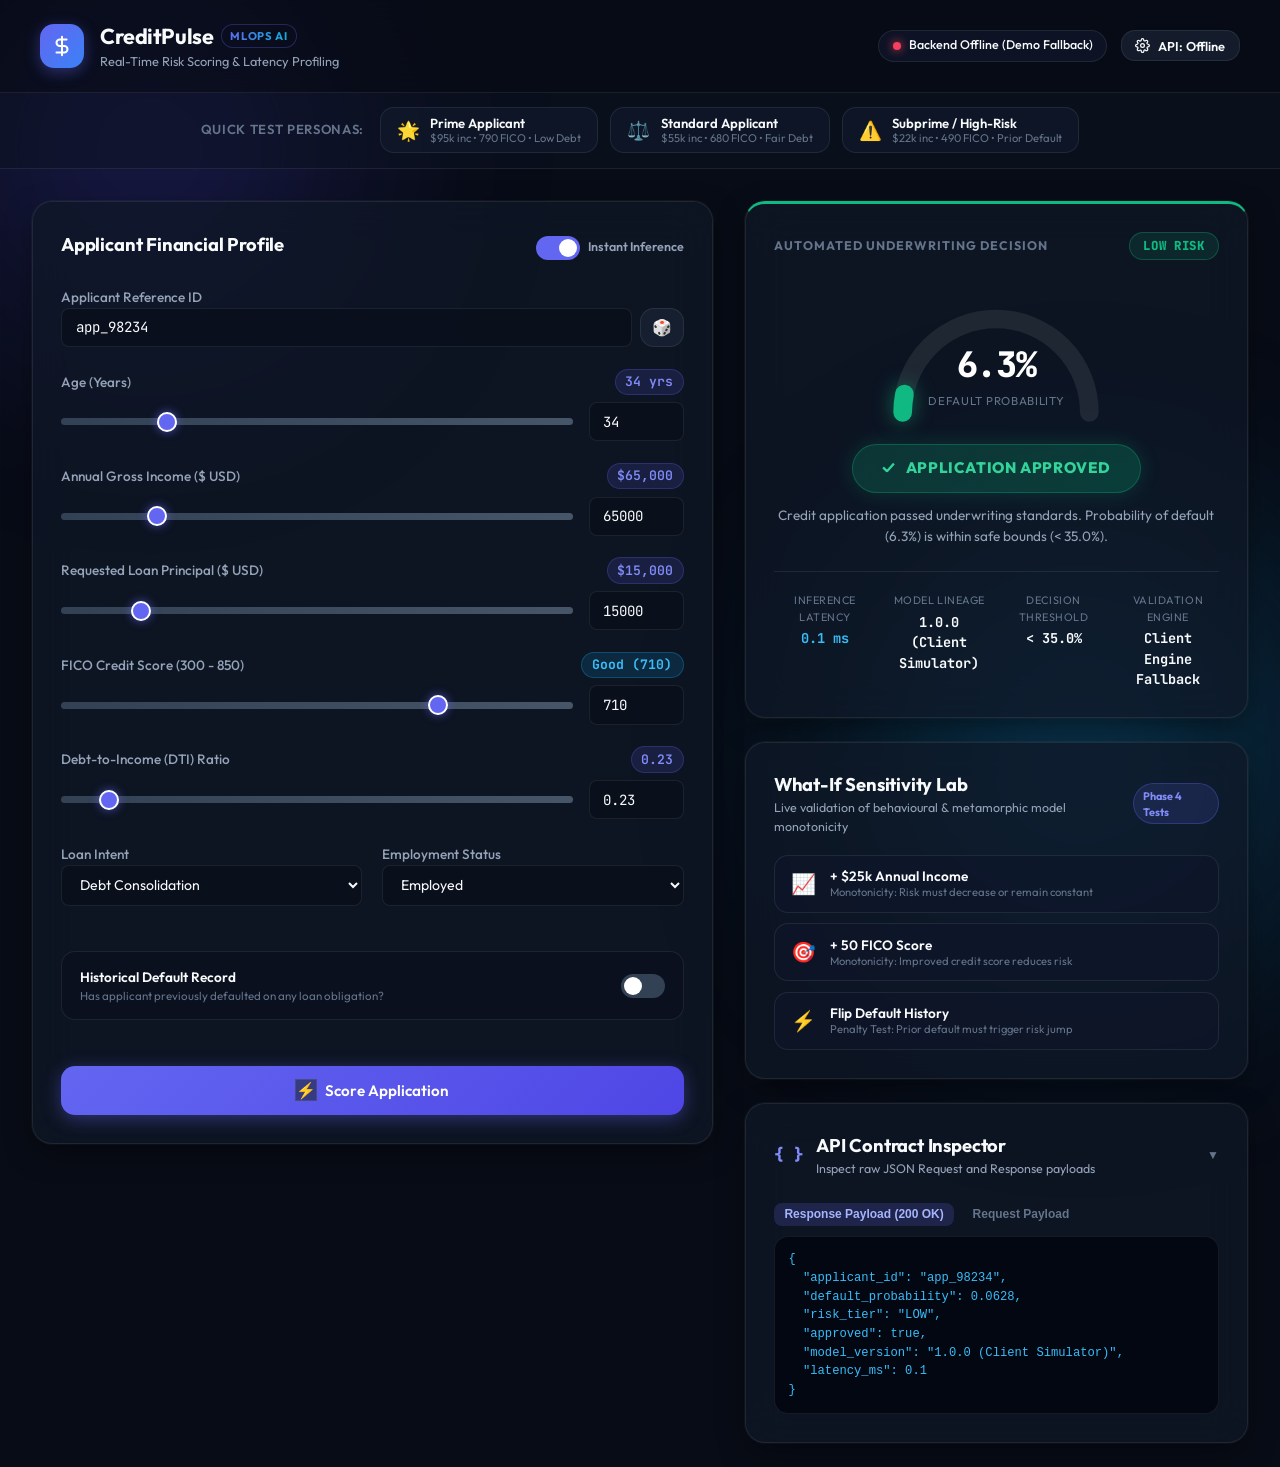
<file: index.html>
<!DOCTYPE html>
<html lang="en">
<head>
  <meta charset="UTF-8">
  <meta http-equiv="refresh" content="0; url=frontend/">
  <script>
    // Instant seamless redirect to frontend dashboard
    window.location.replace("frontend/" + window.location.search + window.location.hash);
  </script>
  <title>CreditPulse | Redirecting to MLOps Simulator...</title>
</head>
<body style="background-color: #080c16; color: #94a3b8; font-family: sans-serif; display: flex; align-items: center; justify-content: center; height: 100vh; margin: 0;">
  <p>Loading CreditPulse Real-Time Simulator... <a href="frontend/" style="color: #6366f1;">Click here if not redirected automatically</a>.</p>
</body>
</html>
</file>
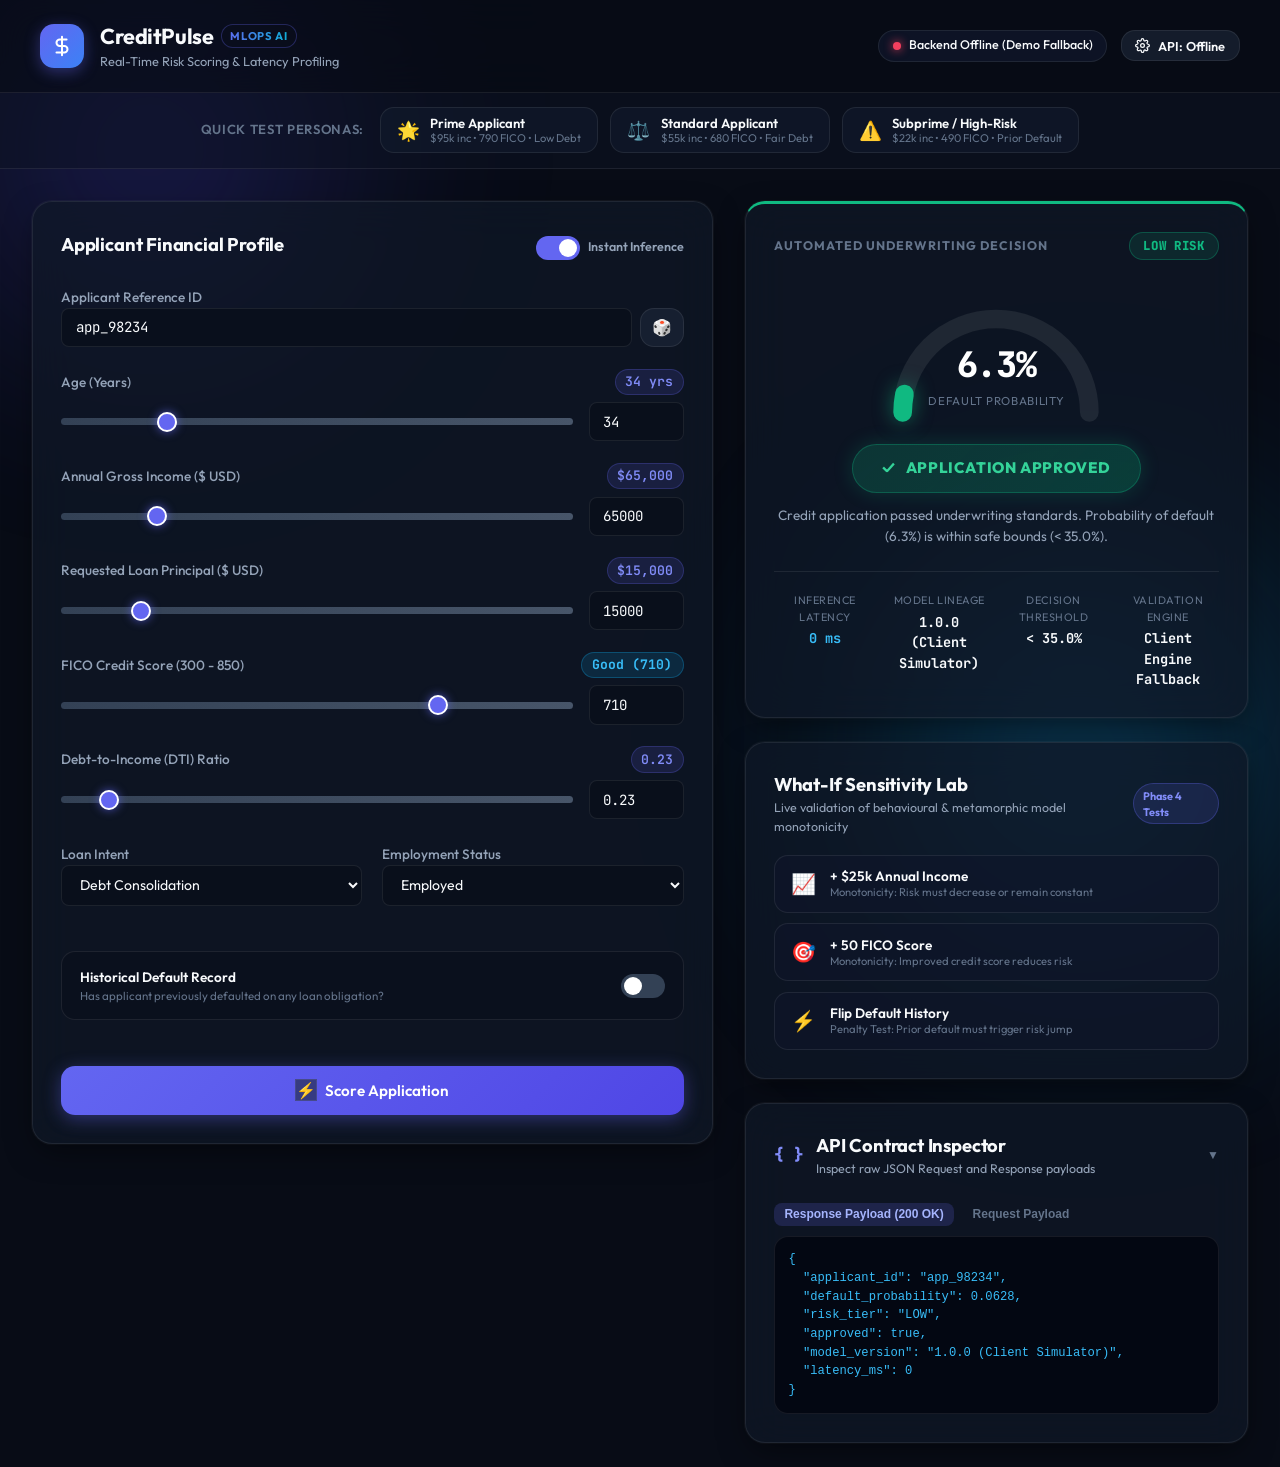
<file: frontend/index.html>
<!DOCTYPE html>
<html lang="en">
<head>
  <meta charset="UTF-8">
  <meta name="viewport" content="width=device-width, initial-scale=1.0">
  <title>CreditPulse | Real-Time MLOps Credit Risk Simulator</title>
  <meta name="description" content="Production-grade real-time credit risk inference dashboard with live latency profiling, contract validation, and what-if sensitivity analysis.">
  <link rel="preconnect" href="https://fonts.googleapis.com">
  <link rel="preconnect" href="https://fonts.gstatic.com" crossorigin>
  <link href="https://fonts.googleapis.com/css2?family=JetBrains+Mono:wght@400;500;700&family=Outfit:wght@300;400;500;600;700;800&display=swap" rel="stylesheet">
  <link rel="stylesheet" href="styles.css">
</head>
<body>
  <!-- Background Glow Accents -->
  <div class="glow-sphere glow-1"></div>
  <div class="glow-sphere glow-2"></div>

  <!-- Header / Navigation -->
  <header class="app-header">
    <div class="brand">
      <div class="logo-badge">
        <svg width="22" height="22" viewBox="0 0 24 24" fill="none" stroke="currentColor" stroke-width="2.2" stroke-linecap="round" stroke-linejoin="round">
          <path d="M12 2v20M17 5H9.5a3.5 3.5 0 0 0 0 7h5a3.5 3.5 0 0 1 0 7H6"/>
        </svg>
      </div>
      <div>
        <h1 class="brand-title">CreditPulse <span class="brand-tag">MLOps AI</span></h1>
        <p class="brand-subtitle">Real-Time Risk Scoring & Latency Profiling</p>
      </div>
    </div>

    <div class="header-actions">
      <!-- Backend Status Indicator -->
      <div class="backend-pill" id="backendStatusPill">
        <span class="status-dot" id="statusDot"></span>
        <span class="status-text" id="statusText">Checking Backend...</span>
      </div>

      <!-- Endpoint Settings Button -->
      <button class="btn btn-secondary btn-sm" id="btnSettings" title="Configure API Endpoint">
        <svg width="15" height="15" viewBox="0 0 24 24" fill="none" stroke="currentColor" stroke-width="2" stroke-linecap="round" stroke-linejoin="round">
          <circle cx="12" cy="12" r="3"></circle>
          <path d="M19.4 15a1.65 1.65 0 0 0 .33 1.82l.06.06a2 2 0 0 1 0 2.83 2 2 0 0 1-2.83 0l-.06-.06a1.65 1.65 0 0 0-1.82-.33 1.65 1.65 0 0 0-1 1.51V21a2 2 0 0 1-2 2 2 2 0 0 1-2-2v-.09A1.65 1.65 0 0 0 9 19.4a1.65 1.65 0 0 0-1.82.33l-.06.06a2 2 0 0 1-2.83 0 2 2 0 0 1 0-2.83l.06-.06a1.65 1.65 0 0 0 .33-1.82 1.65 1.65 0 0 0-1.51-1H3a2 2 0 0 1-2-2 2 2 0 0 1 2-2h.09A1.65 1.65 0 0 0 4.6 9a1.65 1.65 0 0 0-.33-1.82l-.06-.06a2 2 0 0 1 0-2.83 2 2 0 0 1 2.83 0l.06.06a1.65 1.65 0 0 0 1.82.33H9a1.65 1.65 0 0 0 1-1.51V3a2 2 0 0 1 2-2 2 2 0 0 1 2 2v.09a1.65 1.65 0 0 0 1 1.51 1.65 1.65 0 0 0 1.82-.33l.06-.06a2 2 0 0 1 2.83 0 2 2 0 0 1 0 2.83l-.06.06a1.65 1.65 0 0 0-.33 1.82V9a1.65 1.65 0 0 0 1.51 1H21a2 2 0 0 1 2 2 2 2 0 0 1-2 2h-.09a1.65 1.65 0 0 0-1.51 1z"></path>
        </svg>
        <span id="endpointLabel">API: localhost:8000</span>
      </button>
    </div>
  </header>

  <!-- Quick Persona Presets -->
  <section class="presets-bar">
    <span class="presets-label">Quick Test Personas:</span>
    <div class="preset-buttons">
      <button class="preset-btn" id="presetPrime" data-preset="prime">
        <span class="preset-icon">🌟</span>
        <div>
          <span class="preset-name">Prime Applicant</span>
          <span class="preset-desc">$95k inc &bull; 790 FICO &bull; Low Debt</span>
        </div>
      </button>
      <button class="preset-btn" id="presetStandard" data-preset="standard">
        <span class="preset-icon">⚖️</span>
        <div>
          <span class="preset-name">Standard Applicant</span>
          <span class="preset-desc">$55k inc &bull; 680 FICO &bull; Fair Debt</span>
        </div>
      </button>
      <button class="preset-btn" id="presetSubprime" data-preset="subprime">
        <span class="preset-icon">⚠️</span>
        <div>
          <span class="preset-name">Subprime / High-Risk</span>
          <span class="preset-desc">$22k inc &bull; 490 FICO &bull; Prior Default</span>
        </div>
      </button>
    </div>
  </section>

  <!-- Main Grid Layout -->
  <main class="main-container">
    <!-- Left Column: Input Form -->
    <section class="card form-card">
      <div class="card-header">
        <h2 class="card-title">Applicant Financial Profile</h2>
        <div class="auto-eval-wrapper">
          <label class="switch-label" for="autoEvalToggle">
            <input type="checkbox" id="autoEvalToggle" checked>
            <span class="switch-slider"></span>
            <span class="switch-text">Instant Inference</span>
          </label>
        </div>
      </div>

      <form id="creditForm" novalidate>
        <!-- Applicant ID -->
        <div class="form-group applicant-id-group">
          <label for="applicantId">Applicant Reference ID</label>
          <div class="input-with-button">
            <input type="text" id="applicantId" name="applicant_id" value="app_98234" required pattern="^[a-zA-Z0-9_-]+$">
            <button type="button" class="btn btn-icon" id="btnRandomId" title="Generate New ID">🎲</button>
          </div>
        </div>

        <!-- Age Input & Slider -->
        <div class="form-group">
          <div class="field-header">
            <label for="ageInput">Age (Years)</label>
            <span class="field-badge" id="ageValDisplay">34 yrs</span>
          </div>
          <div class="range-dual">
            <input type="range" id="ageSlider" min="18" max="100" value="34" step="1">
            <input type="number" id="ageInput" min="18" max="100" value="34">
          </div>
        </div>

        <!-- Annual Income Input & Slider -->
        <div class="form-group">
          <div class="field-header">
            <label for="incomeInput">Annual Gross Income ($ USD)</label>
            <span class="field-badge" id="incomeValDisplay">$65,000</span>
          </div>
          <div class="range-dual">
            <input type="range" id="incomeSlider" min="15000" max="300000" value="65000" step="1000">
            <input type="number" id="incomeInput" min="1000" max="10000000" value="65000" step="500">
          </div>
        </div>

        <!-- Loan Amount Input & Slider -->
        <div class="form-group">
          <div class="field-header">
            <label for="loanInput">Requested Loan Principal ($ USD)</label>
            <span class="field-badge" id="loanValDisplay">$15,000</span>
          </div>
          <div class="range-dual">
            <input type="range" id="loanSlider" min="1000" max="100000" value="15000" step="500">
            <input type="number" id="loanInput" min="500" max="1000000" value="15000" step="500">
          </div>
        </div>

        <!-- FICO Credit Score Input & Slider -->
        <div class="form-group">
          <div class="field-header">
            <label for="creditScoreInput">FICO Credit Score (300 - 850)</label>
            <span class="score-pill" id="scoreTierPill">Good (710)</span>
          </div>
          <div class="range-dual">
            <input type="range" id="creditScoreSlider" min="300" max="850" value="710" step="5">
            <input type="number" id="creditScoreInput" min="300" max="850" value="710">
          </div>
        </div>

        <!-- Debt to Income (DTI) Ratio -->
        <div class="form-group">
          <div class="field-header">
            <label for="dtiInput">Debt-to-Income (DTI) Ratio</label>
            <span class="field-badge" id="dtiValDisplay">0.23</span>
          </div>
          <div class="range-dual">
            <input type="range" id="dtiSlider" min="0.0" max="3.0" value="0.23" step="0.01">
            <input type="number" id="dtiInput" min="0.0" max="5.0" value="0.23" step="0.01">
          </div>
        </div>

        <!-- Grid for Categoricals -->
        <div class="form-row">
          <div class="form-group col-6">
            <label for="loanIntentSelect">Loan Intent</label>
            <select id="loanIntentSelect" name="loan_intent">
              <option value="debt_consolidation" selected>Debt Consolidation</option>
              <option value="personal">Personal</option>
              <option value="education">Education</option>
              <option value="medical">Medical</option>
              <option value="venture">Venture / Business</option>
              <option value="home_improvement">Home Improvement</option>
            </select>
          </div>

          <div class="form-group col-6">
            <label for="employmentSelect">Employment Status</label>
            <select id="employmentSelect" name="employment_status">
              <option value="employed" selected>Employed</option>
              <option value="self_employed">Self Employed</option>
              <option value="unemployed">Unemployed</option>
            </select>
          </div>
        </div>

        <!-- Historical Default Switch -->
        <div class="form-group toggle-box">
          <div class="toggle-text">
            <span class="toggle-title">Historical Default Record</span>
            <span class="toggle-subtitle">Has applicant previously defaulted on any loan obligation?</span>
          </div>
          <label class="switch-label" for="defaultToggle">
            <input type="checkbox" id="defaultToggle">
            <span class="switch-slider danger"></span>
          </label>
        </div>

        <!-- Submit Button -->
        <button type="submit" class="btn btn-primary btn-block" id="btnEvaluate">
          <span class="btn-icon">⚡</span>
          <span>Score Application</span>
        </button>
      </form>
    </section>

    <!-- Right Column: Inference Results & MLOps Telemetry -->
    <section class="results-container">
      <!-- Main Decision Hero Card -->
      <div class="card decision-card" id="decisionCard">
        <div class="decision-header">
          <span class="sub-label">Automated Underwriting Decision</span>
          <span class="risk-badge" id="riskTierBadge">LOW RISK</span>
        </div>

        <!-- Radial Gauge Meter -->
        <div class="gauge-container">
          <svg class="gauge-svg" viewBox="0 0 200 120">
            <!-- Background Arc -->
            <path class="gauge-bg" d="M 20 110 A 80 80 0 0 1 180 110" fill="none" stroke-width="16" stroke-linecap="round"/>
            <!-- Animated Value Arc -->
            <path class="gauge-fill" id="gaugeFill" d="M 20 110 A 80 80 0 0 1 180 110" fill="none" stroke-width="16" stroke-linecap="round" stroke-dasharray="251.2" stroke-dashoffset="230"/>
          </svg>
          <div class="gauge-center">
            <span class="gauge-val" id="probPercent">3.1%</span>
            <span class="gauge-sub">Default Probability</span>
          </div>
        </div>

        <!-- Big Decision Pill -->
        <div class="decision-banner approved" id="decisionBanner">
          <span class="decision-icon" id="decisionIcon">✓</span>
          <span class="decision-text" id="decisionText">APPLICATION APPROVED</span>
        </div>

        <p class="decision-summary" id="decisionSummary">
          The applicant demonstrates solid creditworthiness. Probability of default (3.1%) is well below the operational approval threshold of 35.0%.
        </p>

        <!-- Live Telemetry Strip -->
        <div class="telemetry-strip">
          <div class="telemetry-item">
            <span class="telemetry-label">Inference Latency</span>
            <span class="telemetry-val highlight" id="latencyVal">4.12 ms</span>
          </div>
          <div class="telemetry-item">
            <span class="telemetry-label">Model Lineage</span>
            <span class="telemetry-val" id="modelVersionVal">v1.0.0 (DVC)</span>
          </div>
          <div class="telemetry-item">
            <span class="telemetry-label">Decision Threshold</span>
            <span class="telemetry-val">&lt; 35.0%</span>
          </div>
          <div class="telemetry-item">
            <span class="telemetry-label">Validation Engine</span>
            <span class="telemetry-val" id="engineVal">Pydantic v2 Edge</span>
          </div>
        </div>
      </div>

      <!-- What-If Sensitivity Lab (Demonstrates Monotonicity Tests) -->
      <div class="card lab-card">
        <div class="card-header">
          <div>
            <h3 class="card-title">What-If Sensitivity Lab</h3>
            <p class="card-subtitle">Live validation of behavioural & metamorphic model monotonicity</p>
          </div>
          <span class="tag-badge">Phase 4 Tests</span>
        </div>

        <div class="what-if-grid">
          <button type="button" class="what-if-btn" id="btnBoostIncome">
            <span class="what-if-icon">📈</span>
            <div class="what-if-info">
              <span class="what-if-title">+ $25k Annual Income</span>
              <span class="what-if-hint">Monotonicity: Risk must decrease or remain constant</span>
            </div>
          </button>

          <button type="button" class="what-if-btn" id="btnBoostScore">
            <span class="what-if-icon">🎯</span>
            <div class="what-if-info">
              <span class="what-if-title">+ 50 FICO Score</span>
              <span class="what-if-hint">Monotonicity: Improved credit score reduces risk</span>
            </div>
          </button>

          <button type="button" class="what-if-btn" id="btnToggleDefault">
            <span class="what-if-icon">⚡</span>
            <div class="what-if-info">
              <span class="what-if-title">Flip Default History</span>
              <span class="what-if-hint">Penalty Test: Prior default must trigger risk jump</span>
            </div>
          </button>
        </div>
      </div>

      <!-- Contract Inspector (JSON Request & Response) -->
      <div class="card inspector-card">
        <div class="card-header cursor-pointer" id="btnToggleInspector">
          <div class="flex-row">
            <span class="code-icon">{ }</span>
            <div>
              <h3 class="card-title">API Contract Inspector</h3>
              <p class="card-subtitle">Inspect raw JSON Request and Response payloads</p>
            </div>
          </div>
          <span class="toggle-indicator" id="inspectorArrow">▼</span>
        </div>

        <div class="inspector-content" id="inspectorContent">
          <div class="json-tabs">
            <button type="button" class="tab-btn active" data-tab="response">Response Payload (200 OK)</button>
            <button type="button" class="tab-btn" data-tab="request">Request Payload</button>
          </div>
          <pre class="code-block"><code id="jsonCodeViewer">{
  "status": "Ready for inference..."
}</code></pre>
        </div>
      </div>
    </section>
  </main>

  <!-- Settings Modal (Configure Endpoint) -->
  <div class="modal-backdrop" id="settingsModal">
    <div class="modal-card">
      <div class="modal-header">
        <h3 class="modal-title">API Connection Settings</h3>
        <button type="button" class="btn-close" id="btnCloseModal">&times;</button>
      </div>
      <div class="modal-body">
        <p class="modal-desc">
          Configure where the dashboard sends prediction requests. You can connect to your local FastAPI service or an external Cloud instance (e.g. Render / Hugging Face).
        </p>
        <div class="form-group">
          <label for="apiEndpointInput">FastAPI Endpoint Base URL</label>
          <input type="url" id="apiEndpointInput" value="http://localhost:8000" placeholder="http://localhost:8000">
        </div>
        <div class="modal-options">
          <button type="button" class="btn btn-secondary btn-sm" id="btnSetLocal">Set Localhost (8000)</button>
          <button type="button" class="btn btn-secondary btn-sm" id="btnSetDemo">Enable Offline Demo Engine</button>
        </div>
      </div>
      <div class="modal-footer">
        <button type="button" class="btn btn-secondary" id="btnCancelModal">Cancel</button>
        <button type="button" class="btn btn-primary" id="btnSaveEndpoint">Save & Test Connection</button>
      </div>
    </div>
  </div>

  <script src="app.js"></script>
</body>
</html>
</file>
<file: frontend/styles.css>
/* ==============================================================================
   CreditPulse MLOps Simulator - Premium Fintech Design System
   ============================================================================== */

:root {
  --font-main: 'Outfit', -apple-system, BlinkMacSystemFont, 'Segoe UI', Roboto, sans-serif;
  --font-mono: 'JetBrains Mono', monospace;

  /* Color Palette - Deep Luxury Dark Mode */
  --bg-primary: #080c16;
  --bg-secondary: #0d1322;
  --bg-card: rgba(16, 24, 40, 0.72);
  --bg-card-hover: rgba(22, 33, 54, 0.85);
  --bg-input: rgba(10, 16, 28, 0.85);

  --border-subtle: rgba(255, 255, 255, 0.08);
  --border-focus: rgba(99, 102, 241, 0.6);

  --text-primary: #f8fafc;
  --text-secondary: #94a3b8;
  --text-muted: #64748b;

  /* Semantic Tiers */
  --accent-primary: #6366f1;
  --accent-primary-hover: #4f46e5;
  --accent-glow: rgba(99, 102, 241, 0.35);

  --risk-low: #10b981;
  --risk-low-bg: rgba(16, 185, 129, 0.12);
  --risk-low-border: rgba(16, 185, 129, 0.3);

  --risk-medium: #f59e0b;
  --risk-medium-bg: rgba(245, 158, 11, 0.12);
  --risk-medium-border: rgba(245, 158, 11, 0.3);

  --risk-high: #f43f5e;
  --risk-high-bg: rgba(244, 63, 94, 0.12);
  --risk-high-border: rgba(244, 63, 94, 0.3);

  --radius-sm: 8px;
  --radius-md: 14px;
  --radius-lg: 20px;
  --radius-full: 9999px;

  --shadow-card: 0 10px 30px -5px rgba(0, 0, 0, 0.5), 0 0 1px 1px rgba(255, 255, 255, 0.05);
  --shadow-glow: 0 0 25px -3px var(--accent-glow);
}

/* Reset & Global */
*, *::before, *::after {
  box-sizing: border-box;
  margin: 0;
  padding: 0;
}

body {
  font-family: var(--font-main);
  background-color: var(--bg-primary);
  color: var(--text-primary);
  min-height: 100vh;
  line-height: 1.5;
  overflow-x: hidden;
  position: relative;
  -webkit-font-smoothing: antialiased;
}

/* Ambient Lighting Orbs */
.glow-sphere {
  position: fixed;
  border-radius: 50%;
  filter: blur(120px);
  pointer-events: none;
  z-index: 0;
  opacity: 0.45;
}

.glow-1 {
  width: 500px;
  height: 500px;
  top: -100px;
  left: -100px;
  background: radial-gradient(circle, #4f46e5 0%, transparent 70%);
}

.glow-2 {
  width: 600px;
  height: 600px;
  bottom: -150px;
  right: -100px;
  background: radial-gradient(circle, #0ea5e9 0%, transparent 70%);
}

/* Header */
.app-header {
  position: relative;
  z-index: 10;
  display: flex;
  justify-content: space-between;
  align-items: center;
  padding: 1.25rem 2.5rem;
  background: rgba(8, 12, 22, 0.7);
  backdrop-filter: blur(20px);
  border-bottom: 1px solid var(--border-subtle);
}

.brand {
  display: flex;
  align-items: center;
  gap: 1rem;
}

.logo-badge {
  width: 44px;
  height: 44px;
  border-radius: var(--radius-md);
  background: linear-gradient(135deg, #6366f1 0%, #3b82f6 100%);
  display: flex;
  align-items: center;
  justify-content: center;
  color: #fff;
  box-shadow: 0 4px 15px rgba(99, 102, 241, 0.4);
}

.brand-title {
  font-size: 1.35rem;
  font-weight: 700;
  letter-spacing: -0.02em;
  display: flex;
  align-items: center;
  gap: 0.5rem;
}

.brand-tag {
  font-size: 0.7rem;
  font-weight: 700;
  background: linear-gradient(90deg, #6366f1, #06b6d4);
  -webkit-background-clip: text;
  background-clip: text;
  color: transparent;
  border: 1px solid rgba(99, 102, 241, 0.3);
  padding: 0.15rem 0.5rem;
  border-radius: var(--radius-full);
  text-transform: uppercase;
  letter-spacing: 0.06em;
}

.brand-subtitle {
  font-size: 0.8rem;
  color: var(--text-secondary);
}

.header-actions {
  display: flex;
  align-items: center;
  gap: 0.85rem;
}

/* Backend Status Pill */
.backend-pill {
  display: flex;
  align-items: center;
  gap: 0.5rem;
  padding: 0.35rem 0.85rem;
  background: rgba(15, 23, 42, 0.8);
  border: 1px solid var(--border-subtle);
  border-radius: var(--radius-full);
  font-size: 0.78rem;
  font-weight: 500;
}

.status-dot {
  width: 8px;
  height: 8px;
  border-radius: 50%;
  background-color: var(--risk-medium);
  box-shadow: 0 0 8px var(--risk-medium);
  transition: all 0.3s ease;
}

.status-dot.online {
  background-color: var(--risk-low);
  box-shadow: 0 0 10px var(--risk-low);
}

.status-dot.offline {
  background-color: #94a3b8;
  box-shadow: none;
}

.status-dot.error {
  background-color: var(--risk-high);
  box-shadow: 0 0 10px var(--risk-high);
}

/* Presets Bar */
.presets-bar {
  position: relative;
  z-index: 10;
  display: flex;
  align-items: center;
  justify-content: center;
  gap: 1rem;
  padding: 0.9rem 2.5rem;
  background: rgba(13, 19, 34, 0.5);
  border-bottom: 1px solid var(--border-subtle);
  flex-wrap: wrap;
}

.presets-label {
  font-size: 0.82rem;
  font-weight: 600;
  text-transform: uppercase;
  letter-spacing: 0.05em;
  color: var(--text-muted);
}

.preset-buttons {
  display: flex;
  gap: 0.75rem;
  flex-wrap: wrap;
}

.preset-btn {
  display: flex;
  align-items: center;
  gap: 0.65rem;
  padding: 0.45rem 1rem;
  background: rgba(18, 26, 44, 0.7);
  border: 1px solid var(--border-subtle);
  border-radius: var(--radius-md);
  color: var(--text-primary);
  font-family: inherit;
  cursor: pointer;
  transition: all 0.2s cubic-bezier(0.4, 0, 0.2, 1);
  text-align: left;
}

.preset-btn:hover {
  background: var(--bg-card-hover);
  border-color: rgba(99, 102, 241, 0.4);
  transform: translateY(-2px);
  box-shadow: 0 6px 15px rgba(0, 0, 0, 0.3);
}

.preset-icon {
  font-size: 1.15rem;
}

.preset-name {
  display: block;
  font-size: 0.82rem;
  font-weight: 600;
}

.preset-desc {
  display: block;
  font-size: 0.7rem;
  color: var(--text-muted);
}

/* Main Container Grid */
.main-container {
  position: relative;
  z-index: 5;
  max-width: 1440px;
  margin: 2rem auto;
  padding: 0 2rem;
  display: grid;
  grid-template-columns: 1.15fr 0.85fr;
  gap: 2rem;
  align-items: start;
}

/* Cards Design System */
.card {
  background: var(--bg-card);
  backdrop-filter: blur(20px);
  border: 1px solid var(--border-subtle);
  border-radius: var(--radius-lg);
  padding: 1.75rem;
  box-shadow: var(--shadow-card);
  transition: border-color 0.3s ease;
}

.card:hover {
  border-color: rgba(255, 255, 255, 0.12);
}

.card-header {
  display: flex;
  justify-content: space-between;
  align-items: center;
  margin-bottom: 1.5rem;
}

.card-title {
  font-size: 1.15rem;
  font-weight: 700;
  letter-spacing: -0.01em;
}

.card-subtitle {
  font-size: 0.78rem;
  color: var(--text-secondary);
}

/* Form Styling */
.form-group {
  margin-bottom: 1.35rem;
}

.field-header {
  display: flex;
  justify-content: space-between;
  align-items: center;
  margin-bottom: 0.45rem;
}

label {
  font-size: 0.85rem;
  font-weight: 500;
  color: var(--text-secondary);
}

.field-badge {
  font-family: var(--font-mono);
  font-size: 0.82rem;
  font-weight: 600;
  background: rgba(99, 102, 241, 0.15);
  color: #818cf8;
  padding: 0.15rem 0.6rem;
  border-radius: var(--radius-full);
  border: 1px solid rgba(99, 102, 241, 0.25);
}

.score-pill {
  font-family: var(--font-mono);
  font-size: 0.82rem;
  font-weight: 700;
  padding: 0.15rem 0.65rem;
  border-radius: var(--radius-full);
  background: var(--risk-low-bg);
  color: var(--risk-low);
  border: 1px solid var(--risk-low-border);
}

/* Dual Range & Number Controls */
.range-dual {
  display: grid;
  grid-template-columns: 1fr 95px;
  gap: 1rem;
  align-items: center;
}

input[type="range"] {
  -webkit-appearance: none;
  appearance: none;
  width: 100%;
  height: 7px;
  border-radius: var(--radius-full);
  background: linear-gradient(90deg, #334155, #475569);
  outline: none;
  cursor: pointer;
  transition: background 0.3s;
}

input[type="range"]::-webkit-slider-thumb {
  -webkit-appearance: none;
  appearance: none;
  width: 20px;
  height: 20px;
  border-radius: 50%;
  background: #6366f1;
  border: 2px solid #fff;
  cursor: pointer;
  box-shadow: 0 0 10px rgba(99, 102, 241, 0.7);
  transition: transform 0.15s ease, background-color 0.15s ease;
}

input[type="range"]::-webkit-slider-thumb:hover {
  transform: scale(1.15);
  background: #4f46e5;
}

input[type="number"],
input[type="text"],
input[type="url"],
select {
  width: 100%;
  padding: 0.6rem 0.85rem;
  background: var(--bg-input);
  border: 1px solid var(--border-subtle);
  border-radius: var(--radius-sm);
  color: var(--text-primary);
  font-family: var(--font-mono);
  font-size: 0.88rem;
  transition: all 0.2s ease;
}

select {
  font-family: var(--font-main);
  cursor: pointer;
}

input:focus, select:focus {
  outline: none;
  border-color: var(--accent-primary);
  box-shadow: 0 0 0 3px rgba(99, 102, 241, 0.25);
  background: rgba(15, 23, 42, 0.95);
}

.form-row {
  display: grid;
  grid-template-columns: 1fr 1fr;
  gap: 1.25rem;
}

.input-with-button {
  display: grid;
  grid-template-columns: 1fr 44px;
  gap: 0.5rem;
}

/* Custom Toggle Switch */
.toggle-box {
  display: flex;
  justify-content: space-between;
  align-items: center;
  padding: 0.9rem 1.1rem;
  background: rgba(10, 16, 28, 0.6);
  border: 1px solid var(--border-subtle);
  border-radius: var(--radius-md);
  margin-top: 1.5rem;
}

.toggle-title {
  display: block;
  font-size: 0.85rem;
  font-weight: 600;
  color: var(--text-primary);
}

.toggle-subtitle {
  display: block;
  font-size: 0.72rem;
  color: var(--text-muted);
}

.switch-label {
  position: relative;
  display: inline-flex;
  align-items: center;
  gap: 0.5rem;
  cursor: pointer;
}

.switch-label input {
  opacity: 0;
  width: 0;
  height: 0;
}

.switch-slider {
  position: relative;
  display: inline-block;
  width: 44px;
  height: 24px;
  background-color: #334155;
  border-radius: 34px;
  transition: .3s;
}

.switch-slider::before {
  position: absolute;
  content: "";
  height: 18px;
  width: 18px;
  left: 3px;
  bottom: 3px;
  background-color: white;
  border-radius: 50%;
  transition: .3s;
}

input:checked + .switch-slider {
  background-color: var(--accent-primary);
}

input:checked + .switch-slider.danger {
  background-color: var(--risk-high);
}

input:checked + .switch-slider::before {
  transform: translateX(20px);
}

.switch-text {
  font-size: 0.78rem;
  font-weight: 600;
  color: var(--text-secondary);
}

/* Buttons */
.btn {
  display: inline-flex;
  align-items: center;
  justify-content: center;
  gap: 0.5rem;
  font-family: var(--font-main);
  font-weight: 600;
  border: none;
  border-radius: var(--radius-md);
  cursor: pointer;
  transition: all 0.2s cubic-bezier(0.4, 0, 0.2, 1);
}

.btn-primary {
  background: linear-gradient(135deg, #6366f1 0%, #4f46e5 100%);
  color: #fff;
  padding: 0.85rem 1.5rem;
  font-size: 0.95rem;
  box-shadow: 0 4px 18px rgba(99, 102, 241, 0.4);
}

.btn-primary:hover {
  background: linear-gradient(135deg, #4f46e5 0%, #4338ca 100%);
  transform: translateY(-2px);
  box-shadow: 0 6px 22px rgba(99, 102, 241, 0.55);
}

.btn-secondary {
  background: rgba(30, 41, 59, 0.6);
  border: 1px solid var(--border-subtle);
  color: var(--text-primary);
  padding: 0.55rem 1rem;
}

.btn-secondary:hover {
  background: rgba(51, 65, 85, 0.8);
  border-color: rgba(255, 255, 255, 0.15);
}

.btn-sm {
  font-size: 0.8rem;
  padding: 0.4rem 0.85rem;
}

.btn-block {
  width: 100%;
  margin-top: 1.5rem;
}

.btn-icon {
  background: rgba(30, 41, 59, 0.6);
  border: 1px solid var(--border-subtle);
  color: var(--text-primary);
  font-size: 1rem;
}

/* ==============================================================================
   Right Column: Inference Results & Hero Gauge
   ============================================================================== */
.results-container {
  display: flex;
  flex-direction: column;
  gap: 1.5rem;
}

.decision-card {
  text-align: center;
  position: relative;
  overflow: hidden;
  border-top: 3px solid var(--risk-low);
  transition: border-color 0.4s ease;
}

.decision-card.high-risk {
  border-top-color: var(--risk-high);
}

.decision-card.medium-risk {
  border-top-color: var(--risk-medium);
}

.decision-header {
  display: flex;
  justify-content: space-between;
  align-items: center;
  margin-bottom: 1.5rem;
}

.sub-label {
  font-size: 0.78rem;
  text-transform: uppercase;
  letter-spacing: 0.08em;
  font-weight: 700;
  color: var(--text-muted);
}

.risk-badge {
  font-family: var(--font-mono);
  font-size: 0.78rem;
  font-weight: 800;
  padding: 0.25rem 0.85rem;
  border-radius: var(--radius-full);
  background: var(--risk-low-bg);
  color: var(--risk-low);
  border: 1px solid var(--risk-low-border);
  letter-spacing: 0.05em;
  transition: all 0.3s ease;
}

.risk-badge.medium {
  background: var(--risk-medium-bg);
  color: var(--risk-medium);
  border-color: var(--risk-medium-border);
}

.risk-badge.high {
  background: var(--risk-high-bg);
  color: var(--risk-high);
  border-color: var(--risk-high-border);
}

/* Radial Gauge Meter */
.gauge-container {
  position: relative;
  width: 240px;
  height: 140px;
  margin: 0 auto;
}

.gauge-svg {
  width: 100%;
  height: 100%;
  overflow: visible;
}

.gauge-bg {
  stroke: rgba(255, 255, 255, 0.08);
}

.gauge-fill {
  stroke: var(--risk-low);
  transition: stroke-dashoffset 0.8s cubic-bezier(0.4, 0, 0.2, 1), stroke 0.4s ease;
  filter: drop-shadow(0 0 8px rgba(16, 185, 129, 0.5));
}

.gauge-fill.medium {
  stroke: var(--risk-medium);
  filter: drop-shadow(0 0 8px rgba(245, 158, 11, 0.5));
}

.gauge-fill.high {
  stroke: var(--risk-high);
  filter: drop-shadow(0 0 8px rgba(244, 63, 94, 0.5));
}

.gauge-center {
  position: absolute;
  top: 55px;
  left: 0;
  right: 0;
  display: flex;
  flex-direction: column;
  align-items: center;
}

.gauge-val {
  font-family: var(--font-mono);
  font-size: 2.2rem;
  font-weight: 800;
  letter-spacing: -0.03em;
  color: #fff;
}

.gauge-sub {
  font-size: 0.72rem;
  color: var(--text-muted);
  text-transform: uppercase;
  letter-spacing: 0.06em;
}

/* Decision Banner */
.decision-banner {
  display: inline-flex;
  align-items: center;
  justify-content: center;
  gap: 0.65rem;
  margin: 1.25rem 0 0.75rem;
  padding: 0.75rem 1.8rem;
  border-radius: var(--radius-full);
  font-weight: 800;
  font-size: 0.95rem;
  letter-spacing: 0.04em;
  transition: all 0.3s ease;
}

.decision-banner.approved {
  background: linear-gradient(135deg, rgba(16, 185, 129, 0.2) 0%, rgba(5, 150, 105, 0.3) 100%);
  border: 1px solid var(--risk-low-border);
  color: #34d399;
  box-shadow: 0 0 20px rgba(16, 185, 129, 0.2);
}

.decision-banner.rejected {
  background: linear-gradient(135deg, rgba(244, 63, 94, 0.2) 0%, rgba(225, 29, 72, 0.3) 100%);
  border: 1px solid var(--risk-high-border);
  color: #fb7185;
  box-shadow: 0 0 20px rgba(244, 63, 94, 0.2);
}

.decision-summary {
  font-size: 0.85rem;
  color: var(--text-secondary);
  max-width: 440px;
  margin: 0 auto 1.5rem;
  line-height: 1.55;
}

/* Live Telemetry Strip */
.telemetry-strip {
  display: grid;
  grid-template-columns: repeat(4, 1fr);
  gap: 0.75rem;
  padding-top: 1.25rem;
  border-top: 1px solid var(--border-subtle);
}

.telemetry-item {
  display: flex;
  flex-direction: column;
  gap: 0.2rem;
}

.telemetry-label {
  font-size: 0.68rem;
  text-transform: uppercase;
  letter-spacing: 0.05em;
  color: var(--text-muted);
}

.telemetry-val {
  font-family: var(--font-mono);
  font-size: 0.85rem;
  font-weight: 700;
  color: var(--text-primary);
}

.telemetry-val.highlight {
  color: #38bdf8;
}

/* What-If Sensitivity Lab */
.lab-card .card-header {
  margin-bottom: 1.15rem;
}

.tag-badge {
  font-size: 0.68rem;
  font-weight: 700;
  padding: 0.2rem 0.6rem;
  border-radius: var(--radius-full);
  background: rgba(99, 102, 241, 0.15);
  color: #818cf8;
  border: 1px solid rgba(99, 102, 241, 0.3);
}

.what-if-grid {
  display: grid;
  grid-template-columns: 1fr;
  gap: 0.65rem;
}

.what-if-btn {
  display: flex;
  align-items: center;
  gap: 0.85rem;
  padding: 0.75rem 1rem;
  background: rgba(15, 23, 42, 0.6);
  border: 1px solid var(--border-subtle);
  border-radius: var(--radius-md);
  color: var(--text-primary);
  font-family: inherit;
  cursor: pointer;
  text-align: left;
  transition: all 0.2s ease;
}

.what-if-btn:hover {
  background: var(--bg-card-hover);
  border-color: rgba(99, 102, 241, 0.4);
  transform: translateX(4px);
}

.what-if-icon {
  font-size: 1.25rem;
}

.what-if-title {
  display: block;
  font-size: 0.85rem;
  font-weight: 600;
}

.what-if-hint {
  display: block;
  font-size: 0.7rem;
  color: var(--text-muted);
}

/* Contract Inspector (JSON) */
.cursor-pointer {
  cursor: pointer;
  user-select: none;
}

.flex-row {
  display: flex;
  align-items: center;
  gap: 0.75rem;
}

.code-icon {
  font-family: var(--font-mono);
  font-weight: 800;
  color: #818cf8;
  font-size: 1rem;
}

.toggle-indicator {
  font-size: 0.75rem;
  color: var(--text-muted);
  transition: transform 0.3s ease;
}

.toggle-indicator.open {
  transform: rotate(180deg);
}

.inspector-content {
  display: block;
}

.json-tabs {
  display: flex;
  gap: 0.5rem;
  margin-bottom: 0.65rem;
}

.tab-btn {
  background: transparent;
  border: none;
  color: var(--text-muted);
  font-size: 0.75rem;
  font-weight: 600;
  padding: 0.3rem 0.65rem;
  cursor: pointer;
  border-radius: var(--radius-sm);
  transition: all 0.2s;
}

.tab-btn.active {
  background: rgba(99, 102, 241, 0.2);
  color: #a5b4fc;
}

.code-block {
  background: #030712;
  border: 1px solid var(--border-subtle);
  border-radius: var(--radius-md);
  padding: 0.85rem;
  max-height: 200px;
  overflow-y: auto;
  font-family: var(--font-mono);
  font-size: 0.76rem;
  color: #38bdf8;
  line-height: 1.45;
}

/* Settings Modal */
.modal-backdrop {
  position: fixed;
  inset: 0;
  background: rgba(0, 0, 0, 0.75);
  backdrop-filter: blur(8px);
  z-index: 100;
  display: none;
  align-items: center;
  justify-content: center;
  padding: 1.5rem;
}

.modal-backdrop.open {
  display: flex;
}

.modal-card {
  background: #0f172a;
  border: 1px solid rgba(255, 255, 255, 0.15);
  border-radius: var(--radius-lg);
  max-width: 520px;
  width: 100%;
  box-shadow: 0 25px 50px -12px rgba(0, 0, 0, 0.7);
  overflow: hidden;
  animation: modalPop 0.2s cubic-bezier(0.4, 0, 0.2, 1);
}

@keyframes modalPop {
  from { transform: scale(0.95); opacity: 0; }
  to { transform: scale(1); opacity: 1; }
}

.modal-header {
  display: flex;
  justify-content: space-between;
  align-items: center;
  padding: 1.25rem 1.5rem;
  border-bottom: 1px solid var(--border-subtle);
}

.modal-title {
  font-size: 1.1rem;
  font-weight: 700;
}

.btn-close {
  background: transparent;
  border: none;
  color: var(--text-muted);
  font-size: 1.5rem;
  cursor: pointer;
  line-height: 1;
}

.modal-body {
  padding: 1.5rem;
}

.modal-desc {
  font-size: 0.82rem;
  color: var(--text-secondary);
  margin-bottom: 1.25rem;
  line-height: 1.5;
}

.modal-options {
  display: flex;
  gap: 0.65rem;
  margin-top: 1rem;
  flex-wrap: wrap;
}

.modal-footer {
  display: flex;
  justify-content: flex-end;
  gap: 0.75rem;
  padding: 1rem 1.5rem;
  background: rgba(8, 12, 22, 0.5);
  border-top: 1px solid var(--border-subtle);
}

/* Responsive Breakpoints */
@media (max-width: 1080px) {
  .main-container {
    grid-template-columns: 1fr;
  }
}

@media (max-width: 768px) {
  .app-header {
    flex-direction: column;
    gap: 1rem;
    align-items: flex-start;
    padding: 1rem;
  }

  .presets-bar {
    padding: 0.75rem 1rem;
  }

  .main-container {
    padding: 0 1rem;
  }

  .form-row {
    grid-template-columns: 1fr;
  }

  .telemetry-strip {
    grid-template-columns: 1fr 1fr;
  }
}
</file>
